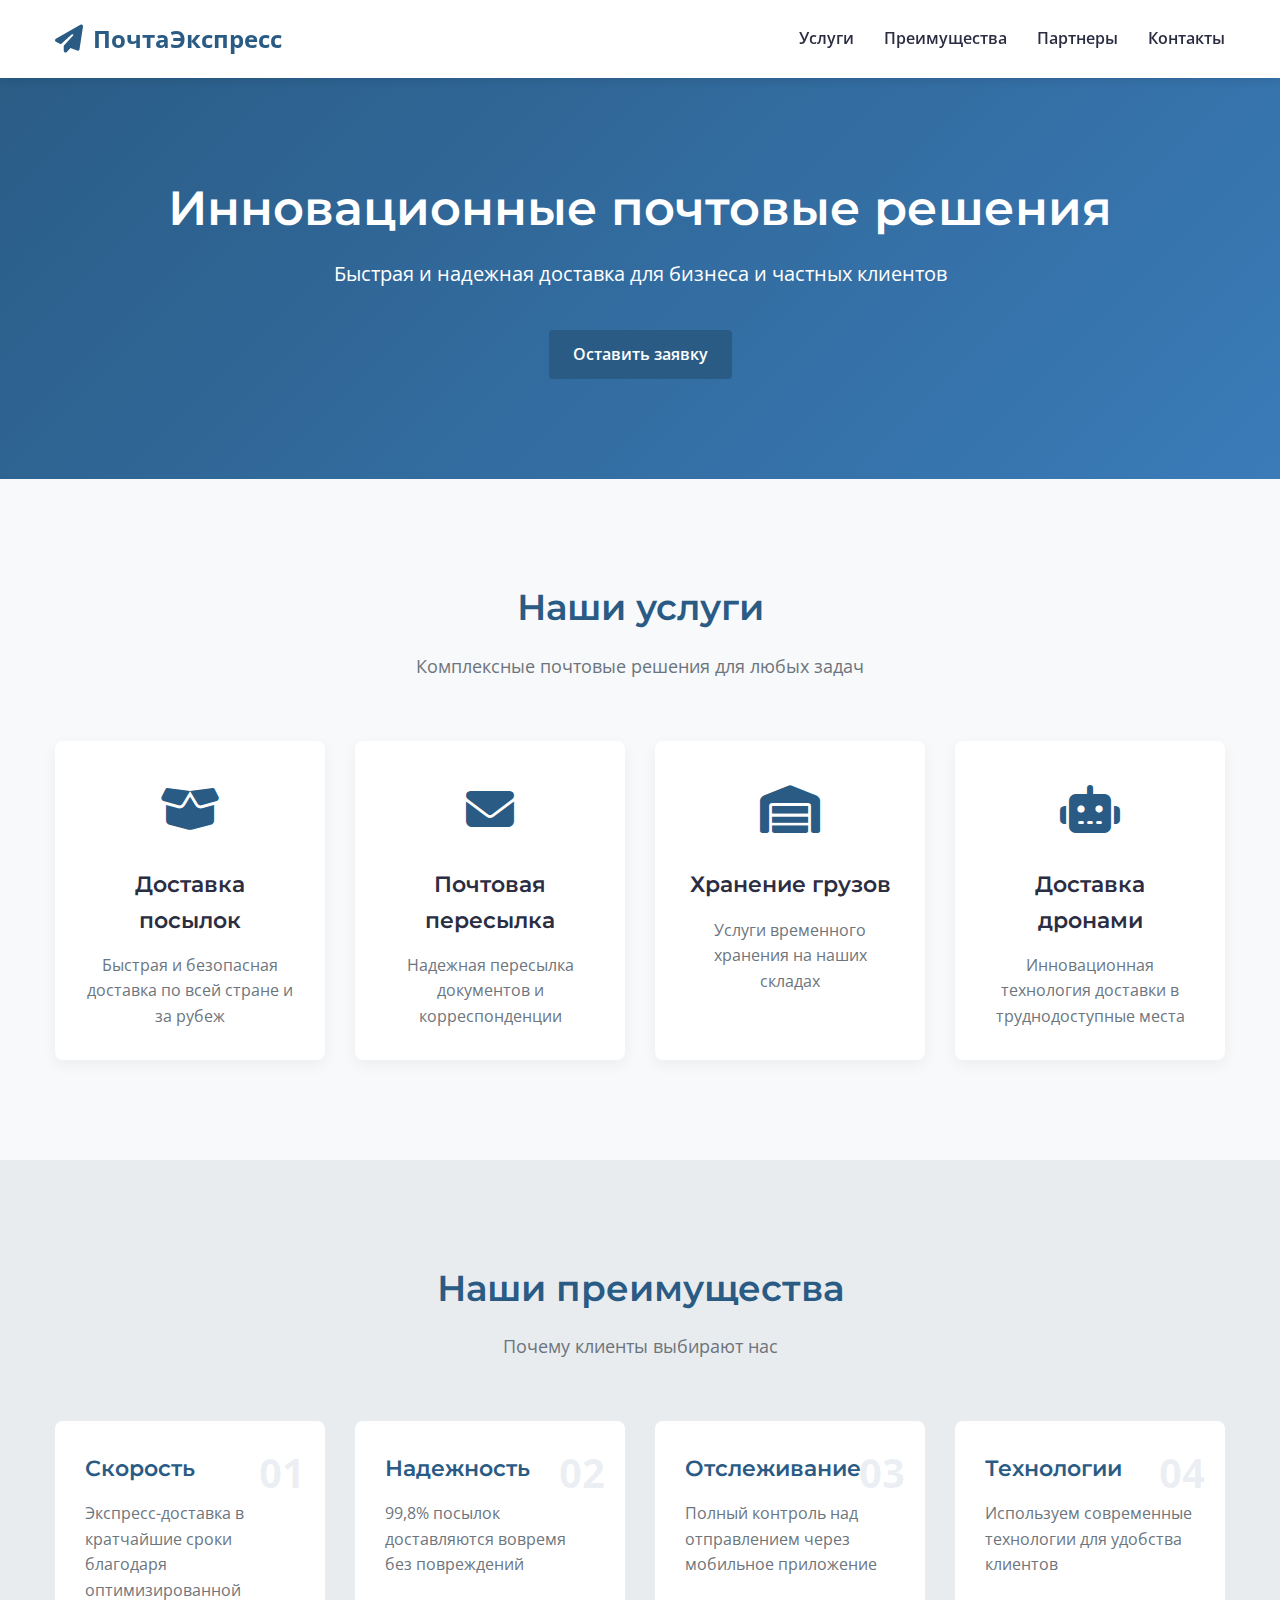
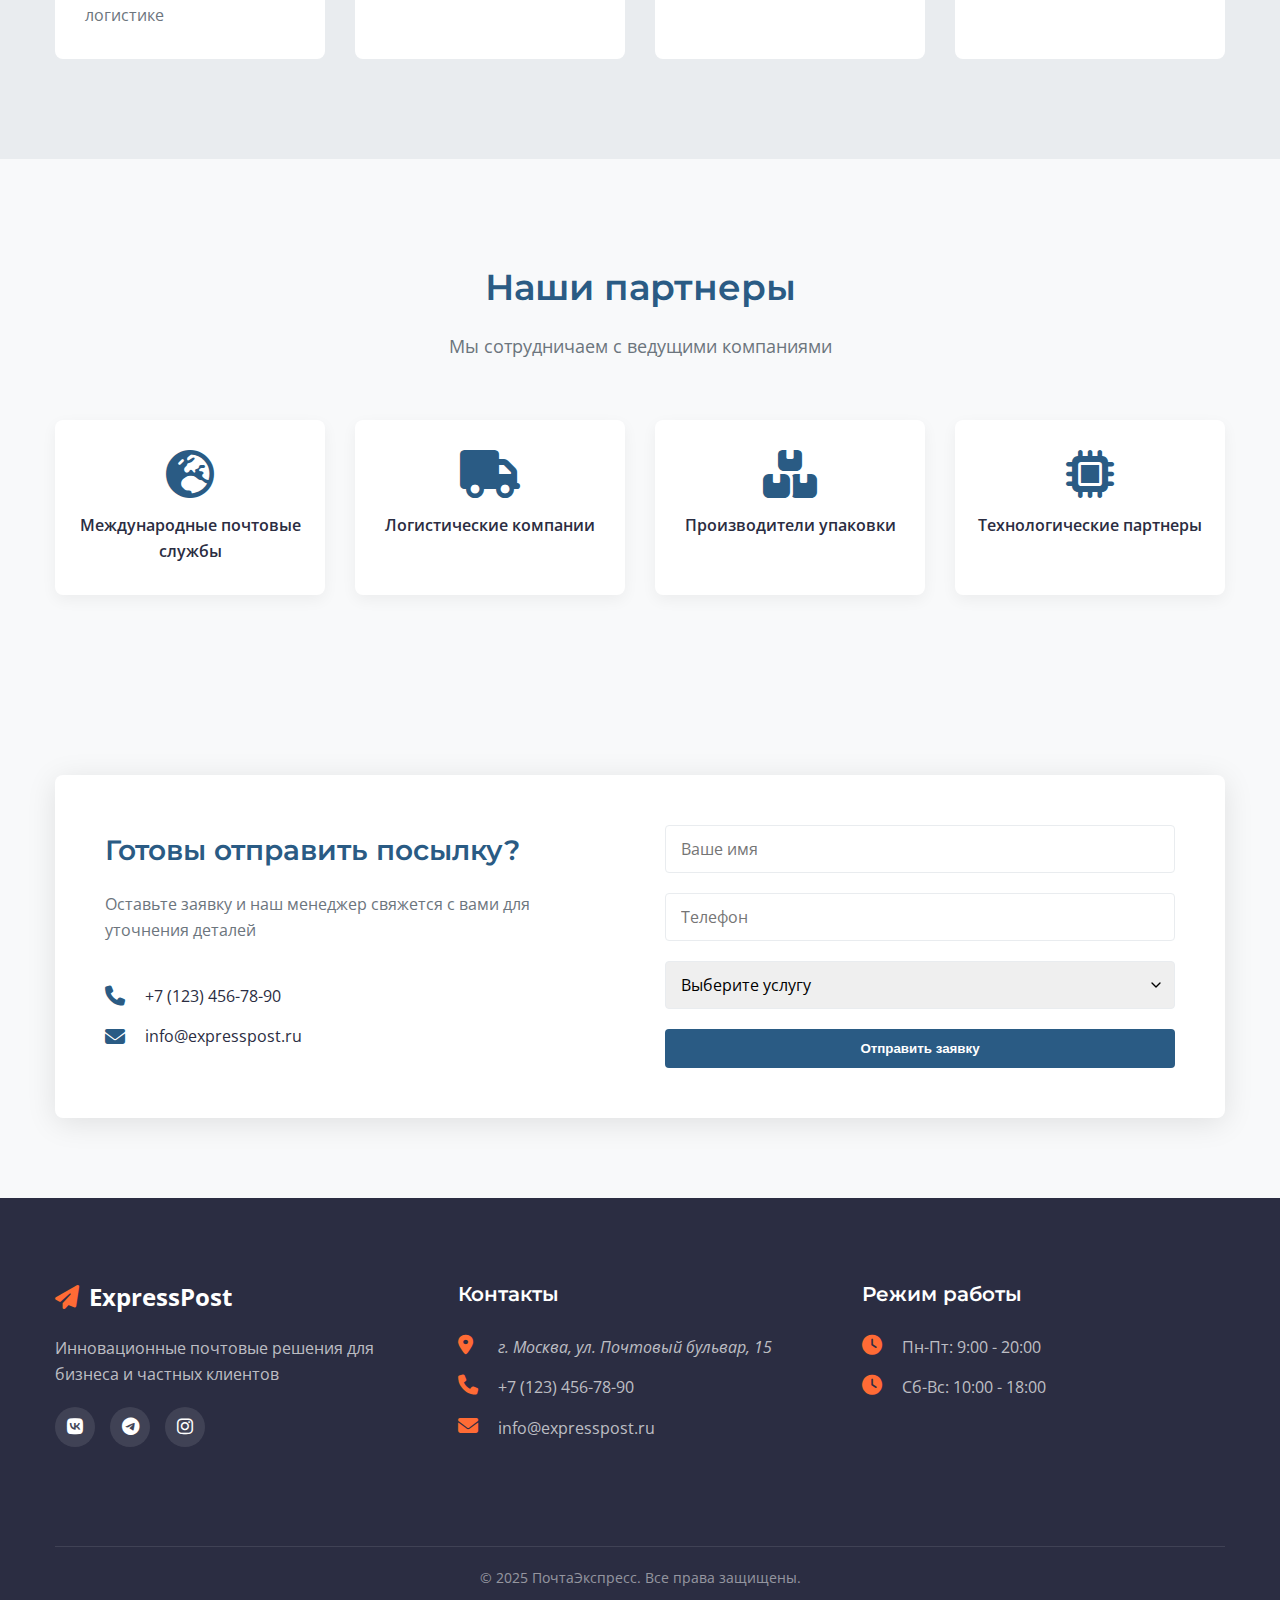
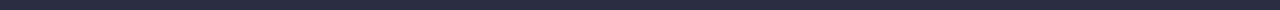
<file: сайт/index.html>
<!DOCTYPE html>
<html lang="ru">
<head>
    <meta charset="UTF-8">
    <meta name="viewport" content="width=device-width, initial-scale=1.0">
    <title>ExpressPost - Современная почтовая служба</title>
    <link rel="stylesheet" href="style.css">
    <link href="https://fonts.googleapis.com/css2?family=Montserrat:wght@400;500;600;700&family=Open+Sans:wght@400;600&display=swap" rel="stylesheet">
    <link rel="stylesheet" href="https://cdnjs.cloudflare.com/ajax/libs/font-awesome/6.4.0/css/all.min.css">
</head>
<body>
    <!-- Шапка сайта -->
    <header class="header">
        <div class="container">
            <div class="header__inner">
                <a href="index.html" class="logo">
                    <i class="fas fa-paper-plane"></i>
                    <span>ПочтаЭкспресс</span>
                </a>
                
                <nav class="nav">
                    <ul class="nav__list">
                        <li><a href="#services">Услуги</a></li>
                        <li><a href="#advantages">Преимущества</a></li>
                        <li><a href="#partners">Партнеры</a></li>
                        <li><a href="#contacts">Контакты</a></li>
                    </ul>
                </nav>
                
                <button class="nav-toggle" id="navToggle">
                    <span class="nav-toggle__item"></span>
                </button>
            </div>
        </div>
    </header>

    <!-- Главный баннер -->
    <section class="intro">
        <div class="container">
            <div class="intro__inner">
                <h1 class="intro__title">Инновационные почтовые решения</h1>
                <p class="intro__subtitle">Быстрая и надежная доставка для бизнеса и частных клиентов</p>
                <a href="#order" class="btn btn--primary">Оставить заявку</a>
            </div>
        </div>
    </section>

    <!-- Услуги -->
    <section class="section" id="services">
        <div class="container">
            <h2 class="section__title">Наши услуги</h2>
            <p class="section__subtitle">Комплексные почтовые решения для любых задач</p>
            
            <div class="services">
                <div class="services__item">
                    <div class="services__icon">
                        <i class="fas fa-box-open"></i>
                    </div>
                    <h3 class="services__title">Доставка посылок</h3>
                    <p class="services__text">Быстрая и безопасная доставка по всей стране и за рубеж</p>
                </div>
                
                <div class="services__item">
                    <div class="services__icon">
                        <i class="fas fa-envelope"></i>
                    </div>
                    <h3 class="services__title">Почтовая пересылка</h3>
                    <p class="services__text">Надежная пересылка документов и корреспонденции</p>
                </div>
                
                <div class="services__item">
                    <div class="services__icon">
                        <i class="fas fa-warehouse"></i>
                    </div>
                    <h3 class="services__title">Хранение грузов</h3>
                    <p class="services__text">Услуги временного хранения на наших складах</p>
                </div>
                
                <div class="services__item">
                    <div class="services__icon">
                        <i class="fas fa-robot"></i>
                    </div>
                    <h3 class="services__title">Доставка дронами</h3>
                    <p class="services__text">Инновационная технология доставки в труднодоступные места</p>
                </div>
            </div>
        </div>
    </section>

    <!-- Преимущества -->
    <section class="section section--gray" id="advantages">
        <div class="container">
            <h2 class="section__title">Наши преимущества</h2>
            <p class="section__subtitle">Почему клиенты выбирают нас</p>
            
            <div class="advantages"><div class="advantages__item">
                    <div class="advantages__number">01</div>
                    <h3 class="advantages__title">Скорость</h3>
                    <p class="advantages__text">Экспресс-доставка в кратчайшие сроки благодаря оптимизированной логистике</p>
                </div>
                
                <div class="advantages__item">
                    <div class="advantages__number">02</div>
                    <h3 class="advantages__title">Надежность</h3>
                    <p class="advantages__text">99,8% посылок доставляются вовремя без повреждений</p>
                </div>
                
                <div class="advantages__item">
                    <div class="advantages__number">03</div>
                    <h3 class="advantages__title">Отслеживание</h3>
                    <p class="advantages__text">Полный контроль над отправлением через мобильное приложение</p>
                </div>
                
                <div class="advantages__item">
                    <div class="advantages__number">04</div>
                    <h3 class="advantages__title">Технологии</h3>
                    <p class="advantages__text">Используем современные технологии для удобства клиентов</p>
                </div>
            </div>
        </div>
    </section>

    <!-- Партнеры -->
    <section class="section" id="partners">
        <div class="container">
            <h2 class="section__title">Наши партнеры</h2>
            <p class="section__subtitle">Мы сотрудничаем с ведущими компаниями</p>
            
            <div class="partners">
                <div class="partners__item">
                    <i class="fas fa-globe-europe"></i>
                    <p>Международные почтовые службы</p>
                </div>
                
                <div class="partners__item">
                    <i class="fas fa-truck"></i>
                    <p>Логистические компании</p>
                </div>
                
                <div class="partners__item">
                    <i class="fas fa-boxes"></i>
                    <p>Производители упаковки</p>
                </div>
                
                <div class="partners__item">
                    <i class="fas fa-microchip"></i>
                    <p>Технологические партнеры</p>
                </div>
            </div>
        </div>
    </section>

    <!-- Форма заказа -->
    <section class="section section--order" id="order">
        <div class="container">
            <div class="order">
                <div class="order__info">
                    <h2 class="order__title">Готовы отправить посылку?</h2>
                    <p class="order__text">Оставьте заявку и наш менеджер свяжется с вами для уточнения деталей</p>
                    
                    <div class="order__contacts">
                        <div class="order__contacts-item">
                            <i class="fas fa-phone"></i>
                            <span>+7 (123) 456-78-90</span>
                        </div>
                        <div class="order__contacts-item">
                            <i class="fas fa-envelope"></i>
                            <span>info@expresspost.ru</span>
                        </div>
                    </div>
                </div>
                
                <form class="form">
                    <div class="form__group">
                        <input type="text" class="form__input" placeholder="Ваше имя" required>
                    </div>
                    
                    <div class="form__group">
                        <input type="tel" class="form__input" placeholder="Телефон" required>
                    </div>
                    
                    <div class="form__group">
                        <select class="form__select">
                            <option value="" disabled selected>Выберите услугу</option>
                            <option value="delivery">Доставка посылок</option><option value="mail">Почтовая пересылка</option>
                            <option value="storage">Хранение грузов</option>
                            <option value="drone">Доставка дронами</option>
                        </select>
                    </div>
                    
                    <button type="submit" class="btn btn--primary btn--block">Отправить заявку</button>
                </form>
            </div>
        </div>
    </section>

    <!-- Футер -->
    <footer class="footer" id="contacts">
        <div class="container">
            <div class="footer__inner">
                <div class="footer__col">
                    <div class="footer__logo">
                        <i class="fas fa-paper-plane"></i>
                        <span>ExpressPost</span>
                    </div>
                    <p class="footer__text">Инновационные почтовые решения для бизнеса и частных клиентов</p>
                    
                    <div class="social">
                        <a href="#" class="social__item">
                            <i class="fab fa-vk"></i>
                        </a>
                        <a href="#" class="social__item">
                            <i class="fab fa-telegram"></i>
                        </a>
                        <a href="#" class="social__item">
                            <i class="fab fa-instagram"></i>
                        </a>
                    </div>
                </div>
                
                <div class="footer__col">
                    <h3 class="footer__title">Контакты</h3>
                    <address class="footer__address">
                        <i class="fas fa-map-marker-alt"></i>
                        г. Москва, ул. Почтовый бульвар, 15
                    </address>
                    <a href="tel:+71234567890" class="footer__contact">
                        <i class="fas fa-phone"></i>
                        +7 (123) 456-78-90
                    </a>
                    <a href="mailto:info@expresspost.ru" class="footer__contact">
                        <i class="fas fa-envelope"></i>
                        info@expresspost.ru
                    </a>
                </div>
                
                <div class="footer__col">
                    <h3 class="footer__title">Режим работы</h3>
                    <p class="footer__schedule">
                        <i class="fas fa-clock"></i>
                        Пн-Пт: 9:00 - 20:00
                    </p>
                    <p class="footer__schedule">
                        <i class="fas fa-clock"></i>
                        Сб-Вс: 10:00 - 18:00
                    </p>
                </div>
            </div>
            
            <div class="footer__copyright">
                <p>&copy; 2025 ПочтаЭкспресс. Все права защищены.</p>
            </div>
        </div>
    </footer>

    <script src="script.js"></script>
</body>
</html>
</file>
<file: сайт/style.css>
/* Базовые стили */
:root {
    --primary: #2A5B84;
    --primary-light: #3A7BB8;
    --secondary: #FF6B35;
    --dark: #2B2D42;
    --light: #F8F9FA;
    --gray: #6C757D;
    --gray-light: #E9ECEF;
    --success: #28A745;
    --danger: #DC3545;
    --warning: #FFC107;
    --info: #17A2B8;
}

* {
    margin: 0;
    padding: 0;
    box-sizing: border-box;
}

body {
    font-family: 'Open Sans', sans-serif;
    color: var(--dark);
    line-height: 1.6;
    background-color: var(--light);
}

h1, h2, h3, h4, h5, h6 {
    font-family: 'Montserrat', sans-serif;
    font-weight: 600;
}

a {
    text-decoration: none;
    color: inherit;
}

ul {
    list-style: none;
}

img {
    max-width: 100%;
    height: auto;
}

.container {
    width: 100%;
    max-width: 1200px;
    margin: 0 auto;
    padding: 0 15px;
}

/* Кнопки */
.btn {
    display: inline-block;
    padding: 12px 24px;
    border-radius: 4px;
    font-weight: 600;
    text-align: center;
    cursor: pointer;
    transition: all 0.3s ease;
    border: none;
}

.btn--primary {
    background-color: var(--primary);
    color: white;
}

.btn--primary:hover {
    background-color: var(--primary-light);
    transform: translateY(-2px);
}

.btn--block {
    display: block;
    width: 100%;
}

/* Шапка */
.header {
    position: fixed;
    top: 0;
    left: 0;
    width: 100%;
    background-color: white;
    box-shadow: 0 2px 10px rgba(0, 0, 0, 0.1);
    z-index: 1000;
}

.header__inner {
    display: flex;
    justify-content: space-between;
    align-items: center;
    padding: 20px 0;
}

.logo {
    display: flex;
    align-items: center;
    font-size: 24px;
    font-weight: 700;
    color: var(--primary);
}

.logo i {
    margin-right: 10px;
    font-size: 28px;
}

.nav__list {
    display: flex;
}

.nav__list li {
    margin-left: 30px;
}

.nav__list a {
    font-weight: 600;
    transition: color 0.3s;
}

.nav__list a:hover {
    color: var(--primary);
}

.nav-toggle {
    display: none;
    background: none;
    border: none;
    cursor: pointer;
    padding: 10px;
}

.nav-toggle__item {
    display: block;
    width: 25px;
    height: 2px;
    background-color: var(--dark);
    position: relative;
}

.nav-toggle__item::before,
.nav-toggle__item::after {
    content: '';
    position: absolute;
    width: 100%;
    height: 100%;
    background-color: var(--dark);
    left: 0;
    transition: all 0.3s;
}

.nav-toggle__item::before {
    top: -8px;
}

.nav-toggle__item::after {
    bottom: -8px;
}

/* Главный баннер */
.intro {
    padding: 180px 0 100px;
    background: linear-gradient(135deg, var(--primary) 0%, var(--primary-light) 100%);
    color: white;
    text-align: center;
}

.intro__title {
    font-size: 48px;
    margin-bottom: 20px;
    line-height: 1.2;
}

.intro__subtitle {
    font-size: 20px;
    margin-bottom: 40px;
    max-width: 700px;
    margin-left: auto;
    margin-right: auto;
}

/* Секции */
.section {
    padding: 100px 0;
}

.section--gray {
    background-color: var(--gray-light);
}

.section--order {
    padding: 80px 0;
}

.section__title {
    font-size: 36px;
    text-align: center;
    margin-bottom: 15px;
    color: var(--primary);
}

.section__subtitle {
    text-align: center;
    margin-bottom: 60px;
    color: var(--gray);
    font-size: 18px;
}

/* Услуги */
.services {
    display: grid;
    grid-template-columns: repeat(auto-fit, minmax(250px, 1fr));
    gap: 30px;
}

.services__item {
    background-color: white;
    padding: 30px;
    border-radius: 8px;
    box-shadow: 0 5px 15px rgba(0, 0, 0, 0.05);
    transition: transform 0.3s, box-shadow 0.3s;
    text-align: center;
}

.services__item:hover {
    transform: translateY(-10px);
    box-shadow: 0 15px 30px rgba(0, 0, 0, 0.1);
}

.services__icon {
    font-size: 48px;
    color: var(--primary);
    margin-bottom: 20px;
}

.services__title {
    font-size: 22px;
    margin-bottom: 15px;
}

.services__text {
    color: var(--gray);
}

/* Преимущества */
.advantages {
    display: grid;
    grid-template-columns: repeat(auto-fit, minmax(250px, 1fr));
    gap: 30px;
}

.advantages__item {
    background-color: white;
    padding: 30px;
    border-radius: 8px;
    position: relative;
}

.advantages__number {
    position: absolute;
    top: 20px;
    right: 20px;
    font-size: 40px;
    font-weight: 700;
    color: rgba(42, 91, 132, 0.1);
}

.advantages__title {
    font-size: 22px;
    margin-bottom: 15px;
    color: var(--primary);
}

.advantages__text {
    color: var(--gray);
}

/* Партнеры */
.partners {
    display: grid;
    grid-template-columns: repeat(auto-fit, minmax(200px, 1fr));
    gap: 30px;
    text-align: center;
}

.partners__item {
    background-color: white;
    padding: 30px 20px;
    border-radius: 8px;
    box-shadow: 0 5px 15px rgba(0, 0, 0, 0.05);
    transition: transform 0.3s;
}

.partners__item:hover {
    transform: scale(1.05);
}

.partners__item i {
    font-size: 48px;
    color: var(--primary);
    margin-bottom: 15px;
}

.partners__item p {
    font-weight: 600;
}

/* Форма заказа */
.order {
    display: grid;
    grid-template-columns: 1fr 1fr;
    gap: 50px;
    align-items: center;
    background-color: white;
    border-radius: 8px;
    padding: 50px;
    box-shadow: 0 5px 30px rgba(0, 0, 0, 0.1);
}

.order__title {
    font-size: 28px;
    margin-bottom: 20px;
    color: var(--primary);
}

.order__text {
    margin-bottom: 30px;
    color: var(--gray);
}

.order__contacts {
    margin-top: 40px;
}

.order__contacts-item {
    display: flex;
    align-items: center;
    margin-bottom: 15px;
}

.order__contacts-item i {
    margin-right: 10px;
    color: var(--primary);
    font-size: 20px;
    width: 30px;
}

.form__group {
    margin-bottom: 20px;
}

.form__input,
.form__select {
    width: 100%;
    padding: 12px 15px;
    border: 1px solid var(--gray-light);
    border-radius: 4px;
    font-family: inherit;
    font-size: 16px;
    transition: border-color 0.3s;
}

.form__input:focus,
.form__select:focus {
    outline: none;
    border-color: var(--primary);
}

.form__select {
    appearance: none;
    background-image: url("data:image/svg+xml;charset=UTF-8,%3csvg xmlns='http://www.w3.org/2000/svg' viewBox='0 0 24 24' fill='none' stroke='currentColor' stroke-width='2' stroke-linecap='round' stroke-linejoin='round'%3e%3cpolyline points='6 9 12 15 18 9'%3e%3c/polyline%3e%3c/svg%3e");
    background-repeat: no-repeat;
    background-position: right 10px center;
    background-size: 1em;
}

/* Футер */
.footer {
    background-color: var(--dark);
    color: white;
    padding-top: 80px;
}

.footer__inner {
    display: grid;
    grid-template-columns: repeat(auto-fit, minmax(250px, 1fr));
    gap: 40px;
    margin-bottom: 60px;
}

.footer__col {
    margin-bottom: 30px;
}

.footer__logo {
    display: flex;
    align-items: center;
    font-size: 24px;
    font-weight: 700;
    margin-bottom: 20px;
}

.footer__logo i {
    margin-right: 10px;
    color: var(--secondary);
}

.footer__text {
    margin-bottom: 20px;
    color: rgba(255, 255, 255, 0.7);
}

.footer__title {
    font-size: 20px;
    margin-bottom: 25px;
    color: white;
}

.footer__address,
.footer__contact,
.footer__schedule {
    display: flex;
    align-items: flex-start;
    margin-bottom: 15px;
    color: rgba(255, 255, 255, 0.7);
}

.footer__address i,
.footer__contact i,
.footer__schedule i {
    margin-right: 10px;
    color: var(--secondary);
    font-size: 20px;
    width: 30px;
}

.social {
    display: flex;
    gap: 15px;
}

.social__item {
    display: flex;
    align-items: center;
    justify-content: center;
    width: 40px;
    height: 40px;
    background-color: rgba(255, 255, 255, 0.1);
    border-radius: 50%;
    transition: background-color 0.3s;
}

.social__item:hover {
    background-color: var(--secondary);
}

.social__item i {
    font-size: 18px;
}

.footer__copyright {
    padding: 20px 0;
    border-top: 1px solid rgba(255, 255, 255, 0.1);
    text-align: center;
    color: rgba(255, 255, 255, 0.5);
    font-size: 14px;
}

/* Адаптивность */
@media (max-width: 992px) {
    .order {
        grid-template-columns: 1fr;
    }
    
    .order__info {text-align: center;
    }
    
    .order__contacts {
        justify-content: center;
    }
}

@media (max-width: 768px) {
    .nav {
        position: fixed;
        top: 80px;
        left: 0;
        width: 100%;
        background-color: white;
        box-shadow: 0 5px 10px rgba(0, 0, 0, 0.1);
        padding: 20px 0;
        transform: translateY(-150%);
        transition: transform 0.3s;
    }
    
    .nav.active {
        transform: translateY(0);
    }
    
    .nav__list {
        flex-direction: column;
    }
    
    .nav__list li {
        margin: 0;
        text-align: center;
    }
    
    .nav__list a {
        display: block;
        padding: 10px 0;
    }
    
    .nav-toggle {
        display: block;
    }
    
    .intro__title {
        font-size: 36px;
    }
    
    .intro__subtitle {
        font-size: 18px;
    }
    
    .section {
        padding: 70px 0;
    }
    
    .section__title {
        font-size: 30px;
    }
}

@media (max-width: 576px) {
    .intro {
        padding: 150px 0 80px;
    }
    
    .intro__title {
        font-size: 28px;
    }
    
    .section__title {
        font-size: 26px;
    }
}
</file>
